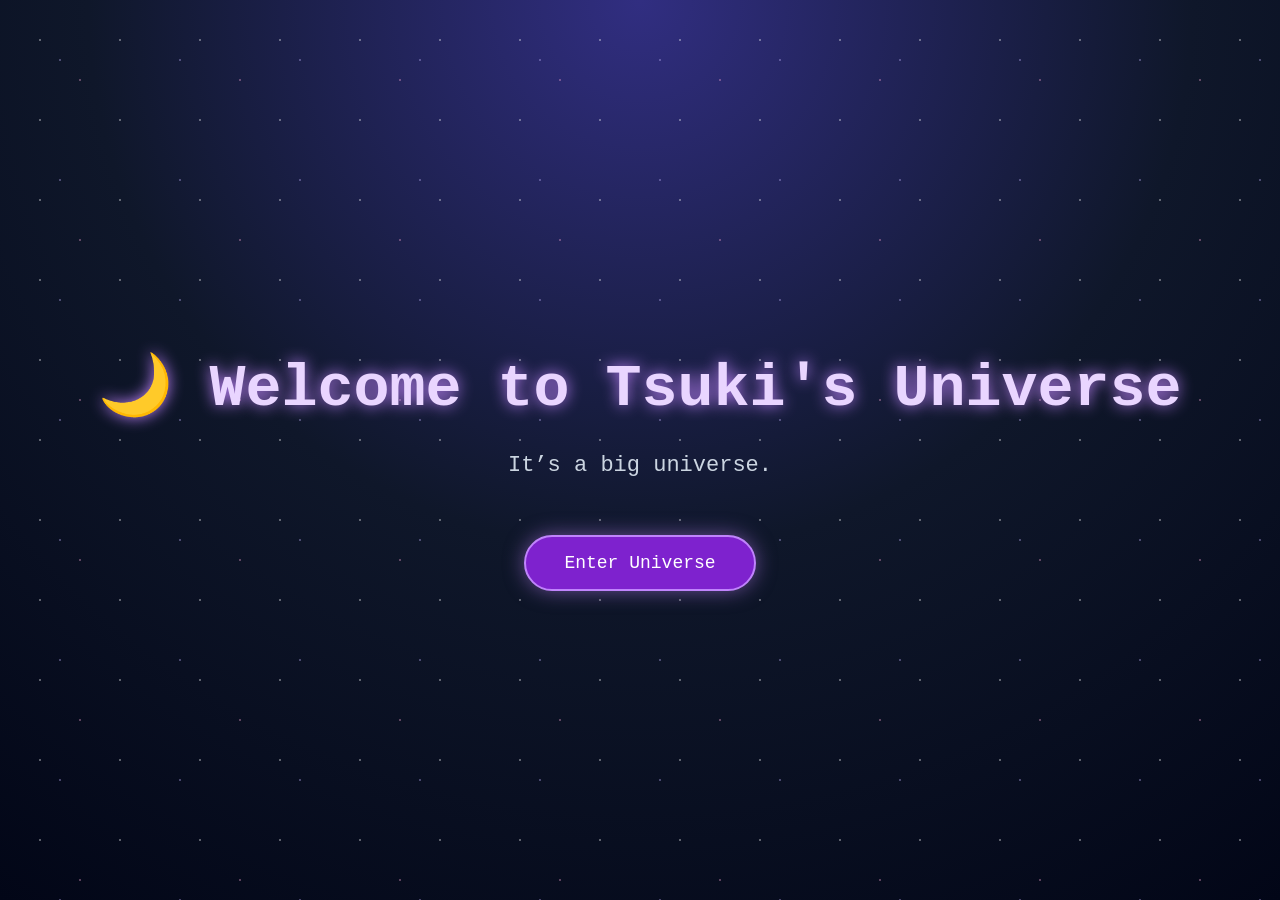
<file: index.html>
<!DOCTYPE html>
<html>

<head>
    <title>Tsuki's Universe</title>

    <link rel="stylesheet" href="style.css">
</head>

<body class="home-page">

    <div class="home-container">

        <h1>🌙 Welcome to Tsuki's Universe</h1>

        <p>It’s a big universe.</p>

        <a href="universe.html" class="enter-btn">
            Enter Universe
        </a>

    </div>

</body>

</html>
</file>
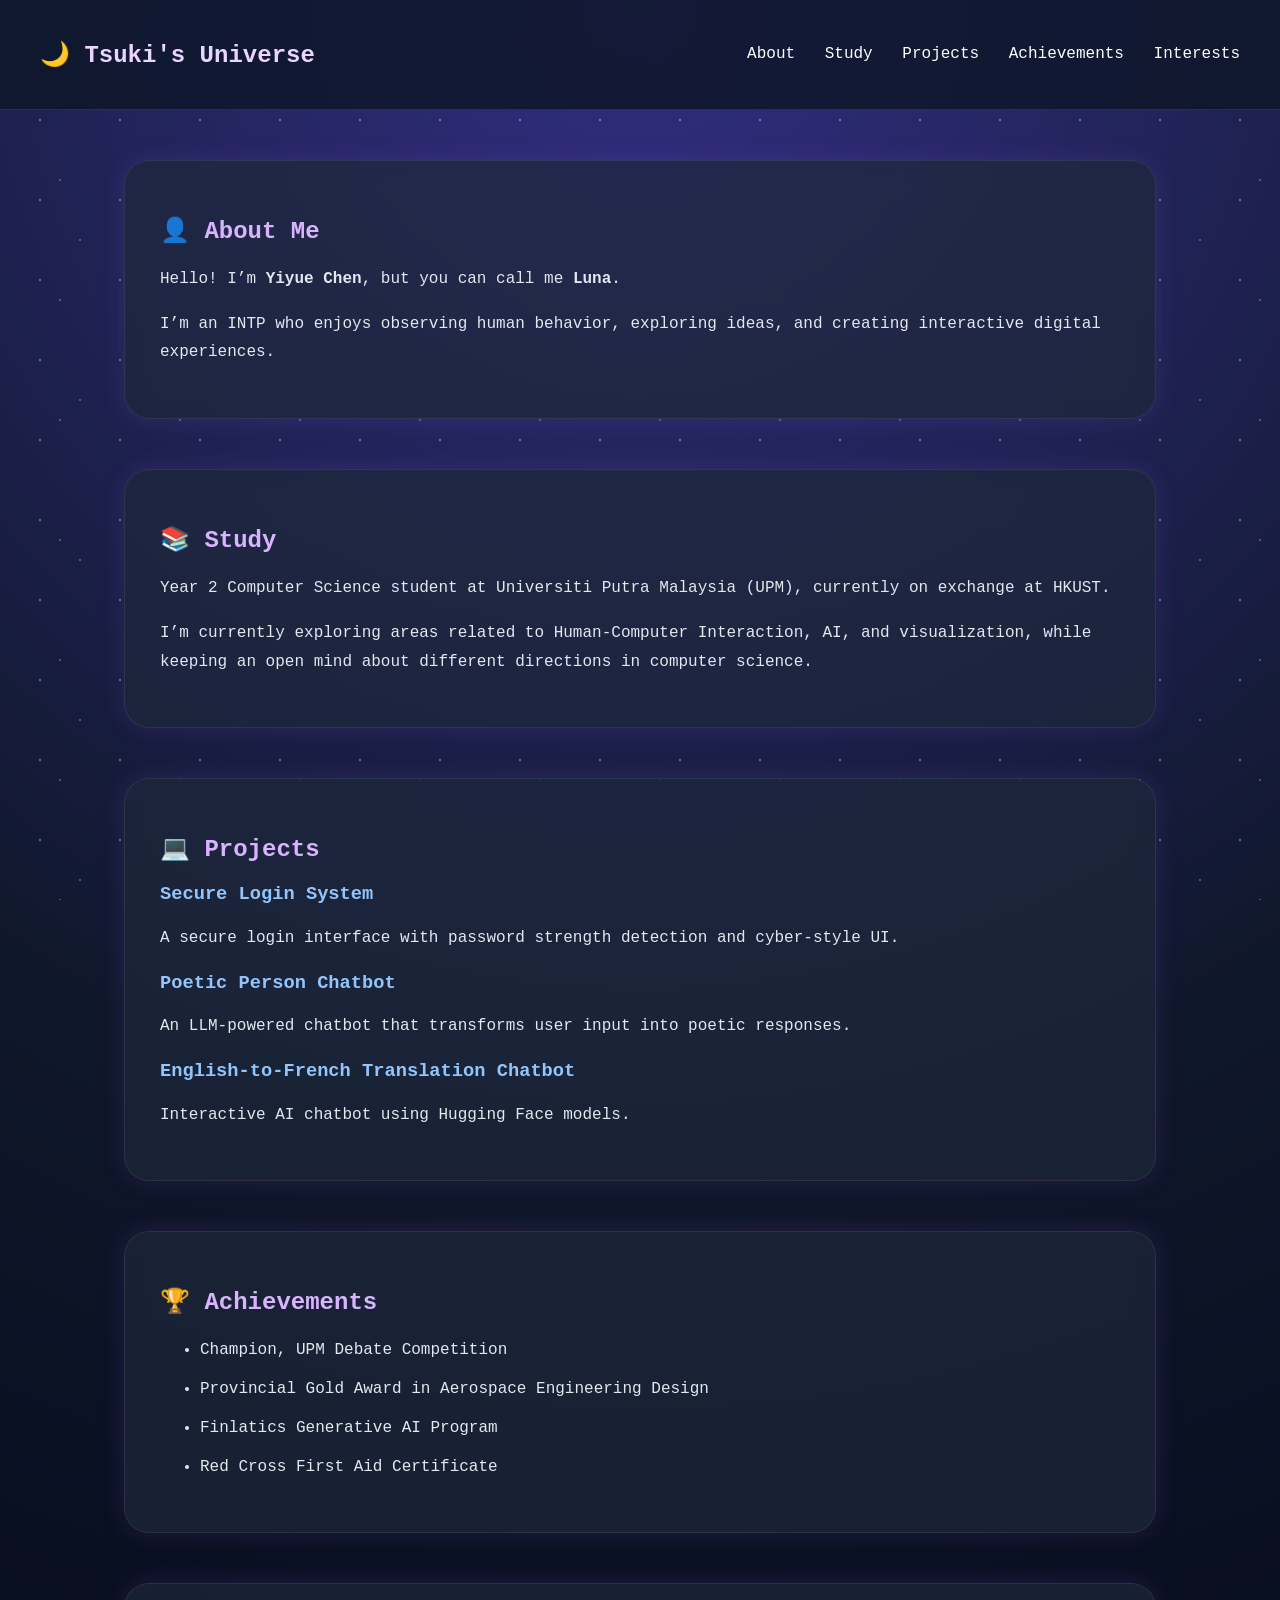
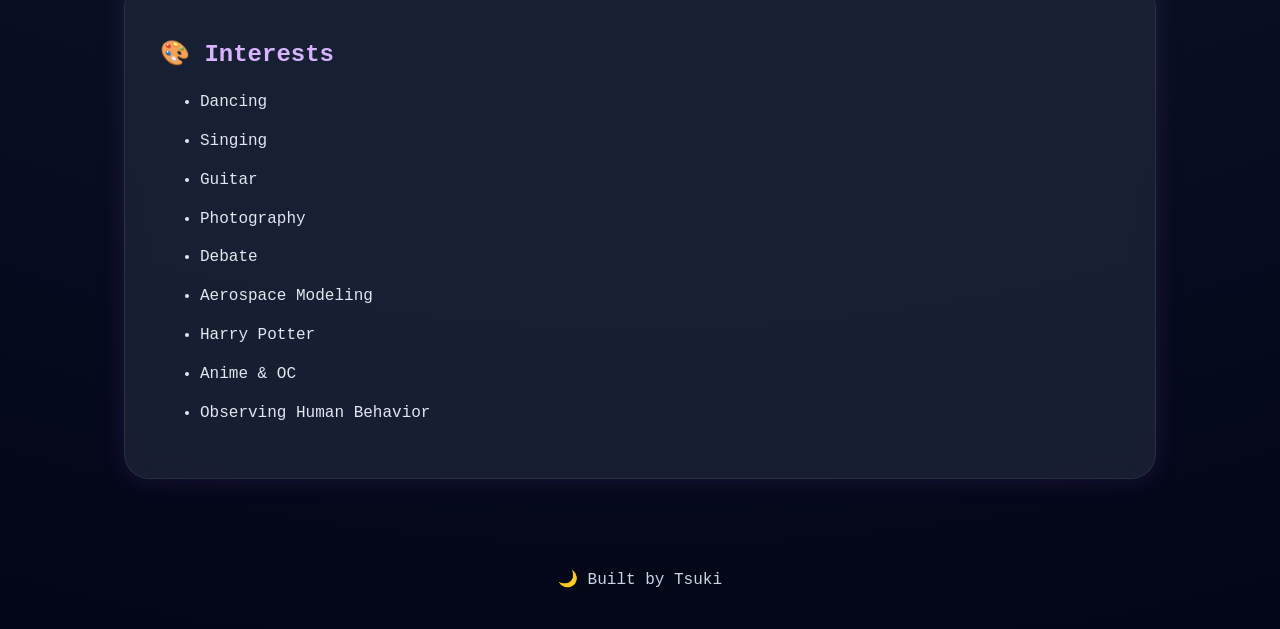
<file: universe.html>
<!DOCTYPE html>
<html>

<head>
    <title>Tsuki's Universe</title>

    <link rel="stylesheet" href="style.css">
</head>

<body>

<nav>

    <h2>🌙 Tsuki's Universe</h2>

    <div>
        <a href="#about">About</a>
        <a href="#study">Study</a>
        <a href="#projects">Projects</a>
        <a href="#achievements">Achievements</a>
        <a href="#interests">Interests</a>
    </div>

</nav>

<section id="about" class="card">

    <h1>👤 About Me</h1>

    <p>
        Hello! I’m <b>Yiyue Chen</b>, but you can call me <b>Luna</b>.
    </p>

    <p>
        I’m an INTP who enjoys observing human behavior,
        exploring ideas, and creating interactive digital experiences.
    </p>

</section>

<section id="study" class="card">

    <h1>📚 Study</h1>

    <p>
      Year 2 Computer Science student at Universiti Putra Malaysia (UPM), 
        currently on exchange at HKUST.
    </p>
 <p>
        I’m currently exploring areas related to Human-Computer Interaction, AI, and visualization, 
        while keeping an open mind about different directions in computer science.
    </p>
    
</section>

<section id="projects" class="card">

    <h1>💻 Projects</h1>

    <h3>Secure Login System</h3>

    <p>
        A secure login interface with password strength detection
        and cyber-style UI.
    </p>

    <h3>Poetic Person Chatbot</h3>

    <p>
        An LLM-powered chatbot that transforms user input
        into poetic responses.
    </p>

    <h3>English-to-French Translation Chatbot</h3>

    <p>
        Interactive AI chatbot using Hugging Face models.
    </p>

</section>

<section id="achievements" class="card">

    <h1>🏆 Achievements</h1>

    <ul>
        <li>Champion, UPM Debate Competition</li>
        <li>Provincial Gold Award in Aerospace Engineering Design</li>
        <li>Finlatics Generative AI Program</li>
        <li>Red Cross First Aid Certificate</li>
    </ul>

</section>

<section id="interests" class="card">

    <h1>🎨 Interests</h1>

    <ul>
        <li>Dancing</li>
        <li>Singing</li>
        <li>Guitar</li>
        <li>Photography</li>
        <li>Debate</li>
        <li>Aerospace Modeling</li>
        <li>Harry Potter</li>
        <li>Anime & OC</li>
        <li>Observing Human Behavior</li>
    </ul>

</section>

<footer>

    🌙 Built by Tsuki

</footer>

</body>

</html>
</file>
<file: style.css>
body{
    margin:0;

    font-family:'Courier New', monospace;

    background:
    radial-gradient(circle at top, #312e81 0%, #0f172a 50%, #020617 100%);

    color:white;

    overflow-x:hidden;
}

/* 星空背景 */

body::before{
    content:"";

    position:fixed;

    width:100%;
    height:100%;

    top:0;
    left:0;

    background-image:
    radial-gradient(white 1px, transparent 1px),
    radial-gradient(#c4b5fd 1px, transparent 1px),
    radial-gradient(#f9a8d4 1px, transparent 1px);

    background-size:
    80px 80px,
    120px 120px,
    160px 160px;

    opacity:0.35;

    z-index:-1;
}

/* 首页 */

.home-page{

    height:100vh;

    display:flex;

    justify-content:center;

    align-items:center;

    text-align:center;
}

.home-container{

    animation:float 4s ease-in-out infinite;
}

.home-container h1{

    font-size:60px;

    color:#e9d5ff;

    text-shadow:0 0 15px #c084fc;
}

.home-container p{

    color:#cbd5e1;

    font-size:22px;

    margin-top:-10px;
}

/* Enter按钮 */

.enter-btn{

    display:inline-block;

    margin-top:35px;

    padding:16px 38px;

    background:#7e22ce;

    color:white;

    text-decoration:none;

    border-radius:40px;

    border:2px solid #c084fc;

    font-size:18px;

    box-shadow:0 0 20px rgba(192,132,252,0.5);

    transition:0.3s;
}

.enter-btn:hover{

    background:#a855f7;

    transform:scale(1.05);

    box-shadow:0 0 30px rgba(216,180,254,0.8);
}

/* 导航栏 */

nav{

    position:sticky;

    top:0;

    background:rgba(15,23,42,0.85);

    backdrop-filter:blur(8px);

    padding:20px 40px;

    display:flex;

    justify-content:space-between;

    align-items:center;

    border-bottom:1px solid rgba(255,255,255,0.1);
}

nav h2{

    color:#e9d5ff;
}

nav a{

    color:white;

    text-decoration:none;

    margin-left:20px;

    transition:0.3s;
}

nav a:hover{

    color:#c084fc;
}

/* 卡片 */

.card{

    width:75%;

    margin:50px auto;

    padding:35px;

    background:rgba(30,41,59,0.7);

    border:1px solid rgba(255,255,255,0.08);

    border-radius:25px;

    backdrop-filter:blur(10px);

    box-shadow:0 0 25px rgba(168,85,247,0.15);
}

.card h1{

    color:#d8b4fe;

    margin-bottom:20px;
}

.card h3{

    color:#93c5fd;
}

.card p,
.card li{

    color:#e2e8f0;

    line-height:1.8;
}

li{

    margin:10px 0;
}

/* Footer */

footer{

    text-align:center;

    padding:40px;

    color:#cbd5e1;
}

/* 漂浮动画 */

@keyframes float{

    0%{
        transform:translateY(0px);
    }

    50%{
        transform:translateY(-10px);
    }

    100%{
        transform:translateY(0px);
    }
}
</file>
